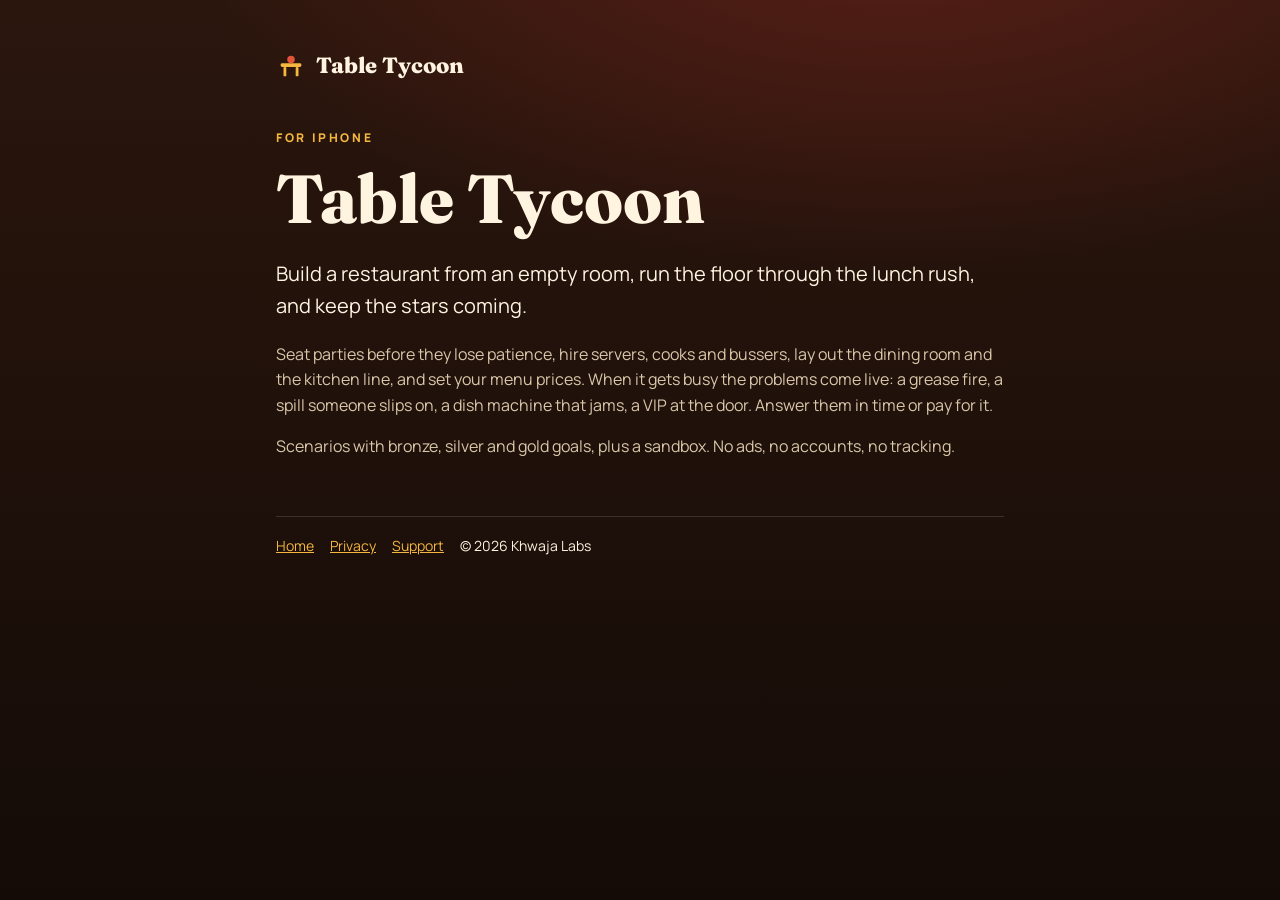
<file: index.html>
<!doctype html><html lang="en"><head><meta charset="utf-8"><meta name="viewport" content="width=device-width, initial-scale=1"><link rel="preconnect" href="https://fonts.googleapis.com"><link rel="stylesheet" href="https://fonts.googleapis.com/css2?family=Fraunces:opsz,wght@9..144,600..900&family=Manrope:wght@400..800&display=swap"><link rel="stylesheet" href="style.css"><title>Table Tycoon</title></head><body><main>
<a class="mark" href="./"><svg viewBox="0 0 32 32" aria-hidden="true"><rect x="5" y="13" width="22" height="4" rx="1.5" fill="#f4b63f"/><rect x="8" y="17" width="3" height="10" rx="1" fill="#f4b63f"/><rect x="21" y="17" width="3" height="10" rx="1" fill="#f4b63f"/><circle cx="16" cy="9" r="4" fill="#e2553b"/></svg>Table Tycoon</a>
<p class="eyebrow" style="margin-top:40px">For iPhone</p>
<h1>Table Tycoon</h1>
<p class="lede">Build a restaurant from an empty room, run the floor through the lunch rush, and keep the stars coming.</p>
<p>Seat parties before they lose patience, hire servers, cooks and bussers, lay out the dining room and the kitchen line, and set your menu prices. When it gets busy the problems come live: a grease fire, a spill someone slips on, a dish machine that jams, a VIP at the door. Answer them in time or pay for it.</p>
<p>Scenarios with bronze, silver and gold goals, plus a sandbox. No ads, no accounts, no tracking.</p>
<footer><a href="./">Home</a><a href="./privacy.html">Privacy</a><a href="./support.html">Support</a><span>© 2026 Khwaja Labs</span></footer>
</main></body></html>
</file>
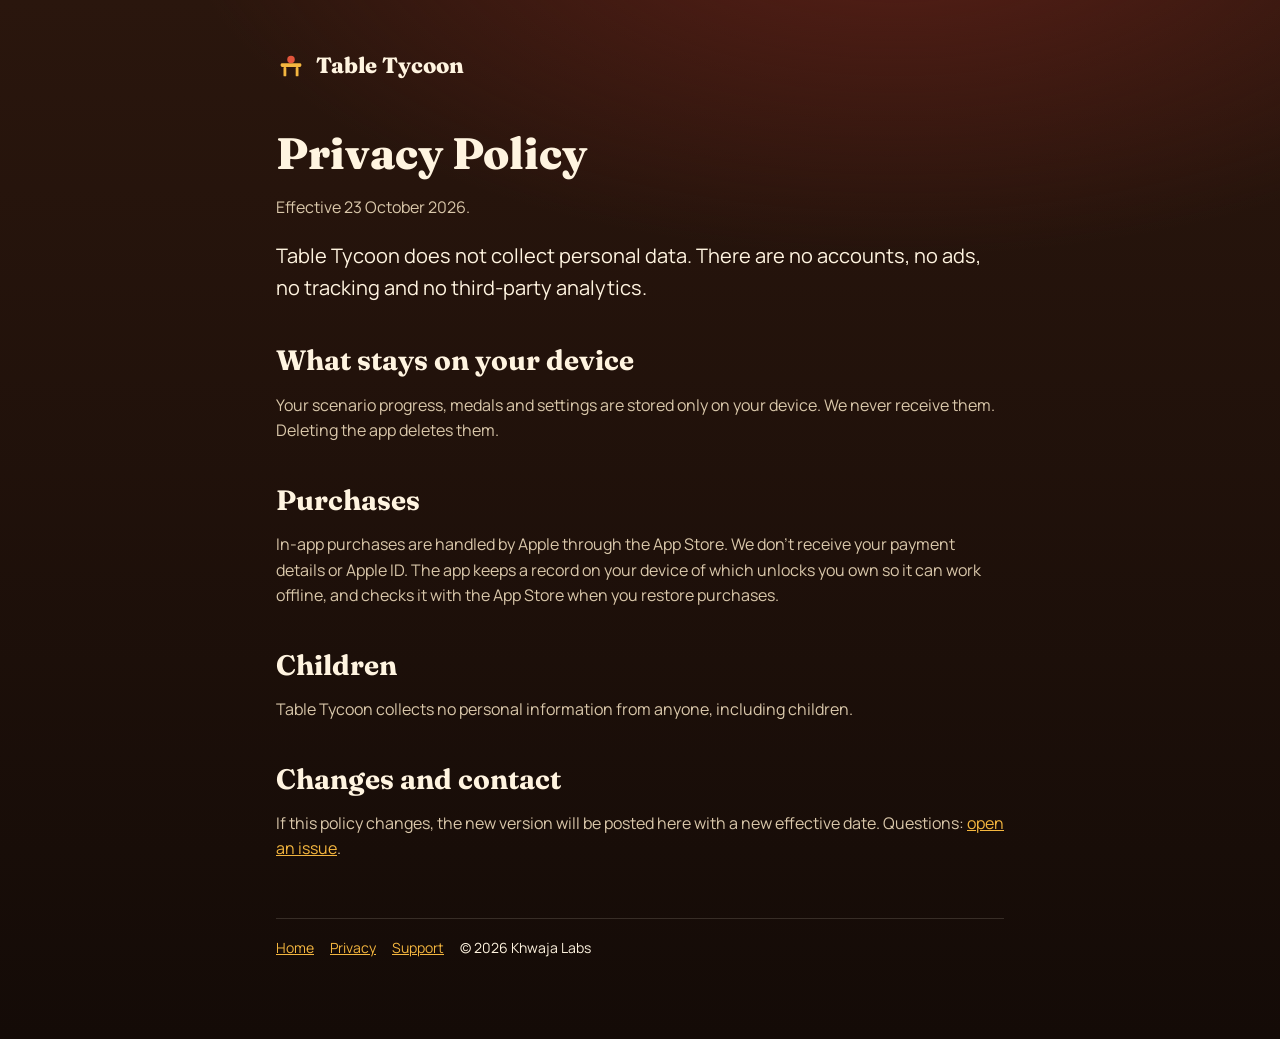
<file: privacy.html>
<!doctype html><html lang="en"><head><meta charset="utf-8"><meta name="viewport" content="width=device-width, initial-scale=1"><link rel="preconnect" href="https://fonts.googleapis.com"><link rel="stylesheet" href="https://fonts.googleapis.com/css2?family=Fraunces:opsz,wght@9..144,600..900&family=Manrope:wght@400..800&display=swap"><link rel="stylesheet" href="style.css"><title>Privacy Policy · Table Tycoon</title></head><body><main>
<a class="mark" href="./"><svg viewBox="0 0 32 32" aria-hidden="true"><rect x="5" y="13" width="22" height="4" rx="1.5" fill="#f4b63f"/><rect x="8" y="17" width="3" height="10" rx="1" fill="#f4b63f"/><rect x="21" y="17" width="3" height="10" rx="1" fill="#f4b63f"/><circle cx="16" cy="9" r="4" fill="#e2553b"/></svg>Table Tycoon</a>
<h1 style="font-size:44px;margin-top:40px">Privacy Policy</h1>
<p>Effective 23 October 2026.</p>
<p class="lede">Table Tycoon does not collect personal data. There are no accounts, no ads, no tracking and no third-party analytics.</p>
<h2>What stays on your device</h2>
<p>Your scenario progress, medals and settings are stored only on your device. We never receive them. Deleting the app deletes them.</p>
<h2>Purchases</h2>
<p>In-app purchases are handled by Apple through the App Store. We don't receive your payment details or Apple ID. The app keeps a record on your device of which unlocks you own so it can work offline, and checks it with the App Store when you restore purchases.</p>
<h2>Children</h2>
<p>Table Tycoon collects no personal information from anyone, including children.</p>
<h2>Changes and contact</h2>
<p>If this policy changes, the new version will be posted here with a new effective date. Questions: <a href="https://github.com/remoteree/table-tycoon/issues">open an issue</a>.</p>
<footer><a href="./">Home</a><a href="./privacy.html">Privacy</a><a href="./support.html">Support</a><span>© 2026 Khwaja Labs</span></footer>
</main></body></html>
</file>
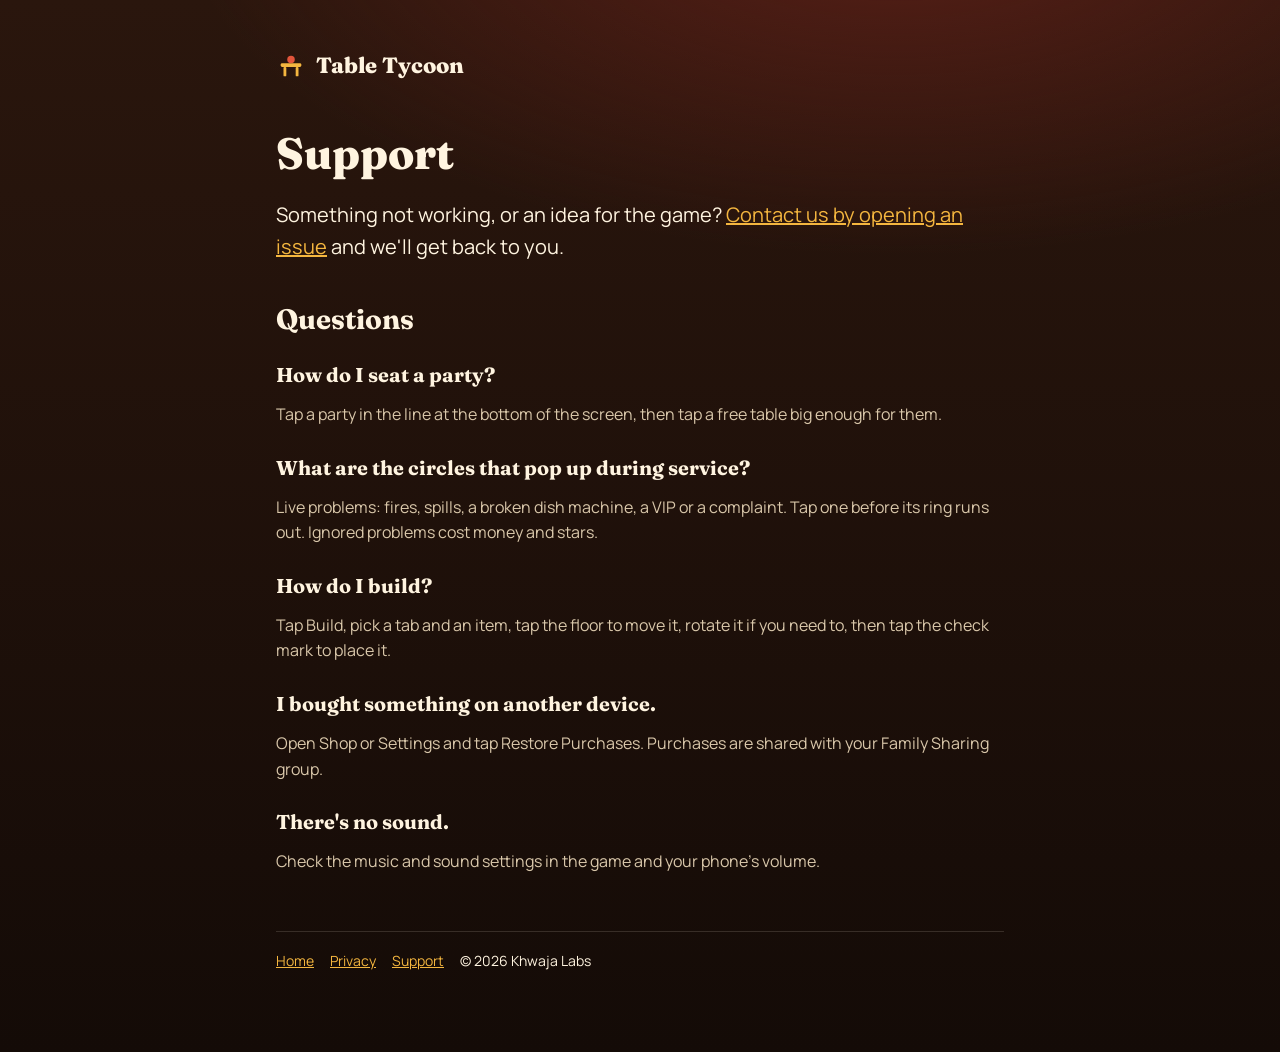
<file: support.html>
<!doctype html><html lang="en"><head><meta charset="utf-8"><meta name="viewport" content="width=device-width, initial-scale=1"><link rel="preconnect" href="https://fonts.googleapis.com"><link rel="stylesheet" href="https://fonts.googleapis.com/css2?family=Fraunces:opsz,wght@9..144,600..900&family=Manrope:wght@400..800&display=swap"><link rel="stylesheet" href="style.css"><title>Support · Table Tycoon</title></head><body><main>
<a class="mark" href="./"><svg viewBox="0 0 32 32" aria-hidden="true"><rect x="5" y="13" width="22" height="4" rx="1.5" fill="#f4b63f"/><rect x="8" y="17" width="3" height="10" rx="1" fill="#f4b63f"/><rect x="21" y="17" width="3" height="10" rx="1" fill="#f4b63f"/><circle cx="16" cy="9" r="4" fill="#e2553b"/></svg>Table Tycoon</a>
<h1 style="font-size:44px;margin-top:40px">Support</h1>
<p class="lede">Something not working, or an idea for the game? <a href="https://github.com/remoteree/table-tycoon/issues">Contact us by opening an issue</a> and we'll get back to you.</p>
<h2>Questions</h2>
<h3>How do I seat a party?</h3><p>Tap a party in the line at the bottom of the screen, then tap a free table big enough for them.</p>
<h3>What are the circles that pop up during service?</h3><p>Live problems: fires, spills, a broken dish machine, a VIP or a complaint. Tap one before its ring runs out. Ignored problems cost money and stars.</p>
<h3>How do I build?</h3><p>Tap Build, pick a tab and an item, tap the floor to move it, rotate it if you need to, then tap the check mark to place it.</p>
<h3>I bought something on another device.</h3><p>Open Shop or Settings and tap Restore Purchases. Purchases are shared with your Family Sharing group.</p>
<h3>There's no sound.</h3><p>Check the music and sound settings in the game and your phone's volume.</p>
<footer><a href="./">Home</a><a href="./privacy.html">Privacy</a><a href="./support.html">Support</a><span>© 2026 Khwaja Labs</span></footer>
</main></body></html>
</file>
<file: style.css>
:root { --ember: #140b07; --ember2: #2a160d; --gold: #f4b63f; --cream: #fff4e0; --muted: #d9c7aa; --tomato: #e2553b; --line: rgba(255,244,224,.14); }
* { box-sizing: border-box; }
html { background: var(--ember); }
body { margin: 0; color: var(--cream); background: radial-gradient(1200px 600px at 70% -10%, #5a1f17 0%, transparent 60%), linear-gradient(180deg, var(--ember2), var(--ember)); min-height: 100vh; font: 16px/1.6 'Manrope', system-ui, sans-serif; }
main { max-width: 760px; margin: 0 auto; padding: 48px 16px 80px; }
h1, h2, h3 { font-family: 'Fraunces', Georgia, serif; line-height: 1.15; }
h1 { font-size: clamp(40px, 9vw, 68px); margin: 0 0 12px; font-weight: 800; }
h2 { font-size: 28px; margin: 40px 0 8px; }
h3 { font-size: 20px; margin: 28px 0 6px; }
p, li { color: var(--muted); }
a { color: var(--gold); }
.eyebrow { letter-spacing: .22em; text-transform: uppercase; font-weight: 800; font-size: 12px; color: var(--gold); }
.lede { font-size: 20px; color: var(--cream); }
.card { border: 1px solid var(--line); background: rgba(20,11,7,.55); border-radius: 18px; padding: 20px; margin: 18px 0; }
.btn { display: inline-block; padding: 14px 22px; border-radius: 14px; background: linear-gradient(180deg,#ffd27a,#f4b63f 60%,#d98f22); color: #2a160d; font-weight: 800; text-decoration: none; box-shadow: 0 5px 0 #9a5a16; }
.grid { display: grid; grid-template-columns: repeat(auto-fit, minmax(200px, 1fr)); gap: 14px; }
footer { margin-top: 56px; border-top: 1px solid var(--line); padding-top: 18px; font-size: 14px; }
footer a { margin-right: 16px; }
.mark { display: inline-flex; align-items: center; gap: 10px; font-family: 'Fraunces', serif; font-weight: 800; font-size: 22px; text-decoration: none; color: var(--cream); }
.mark svg { width: 30px; height: 30px; }
</file>
